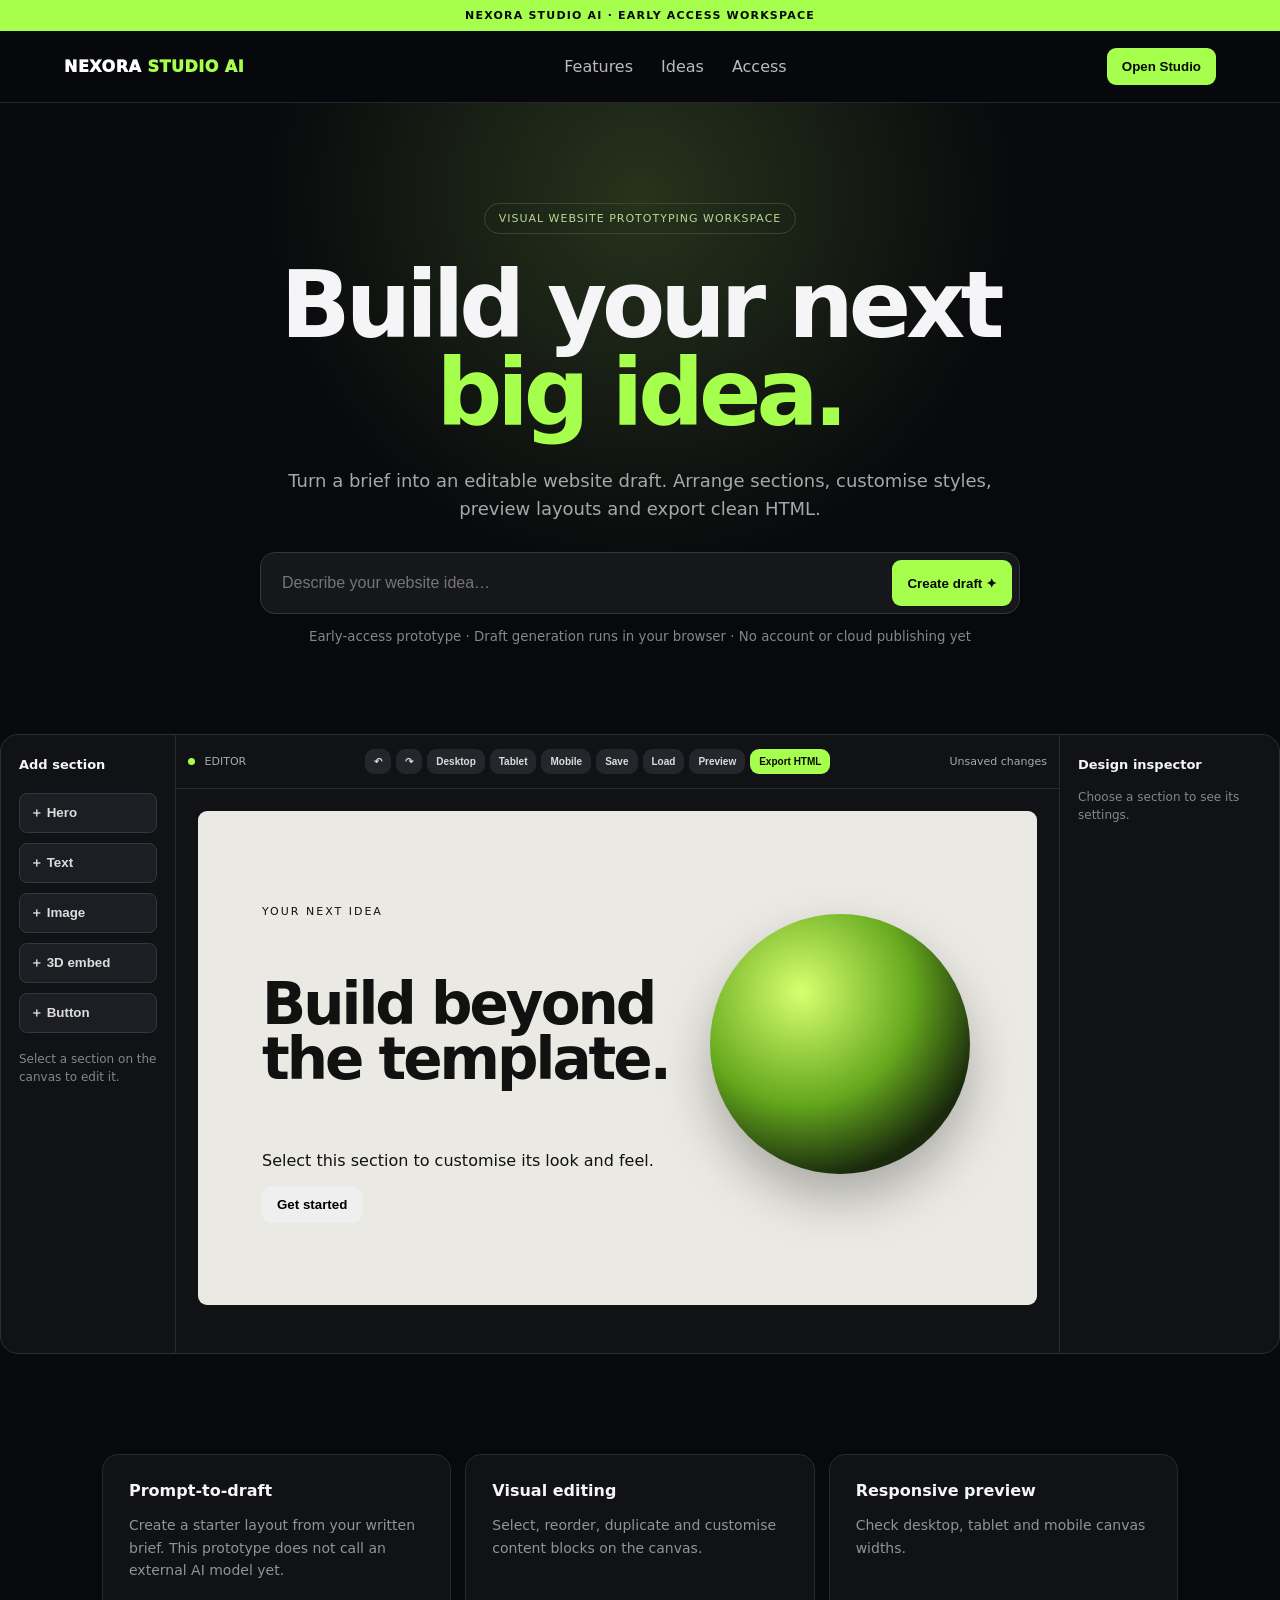
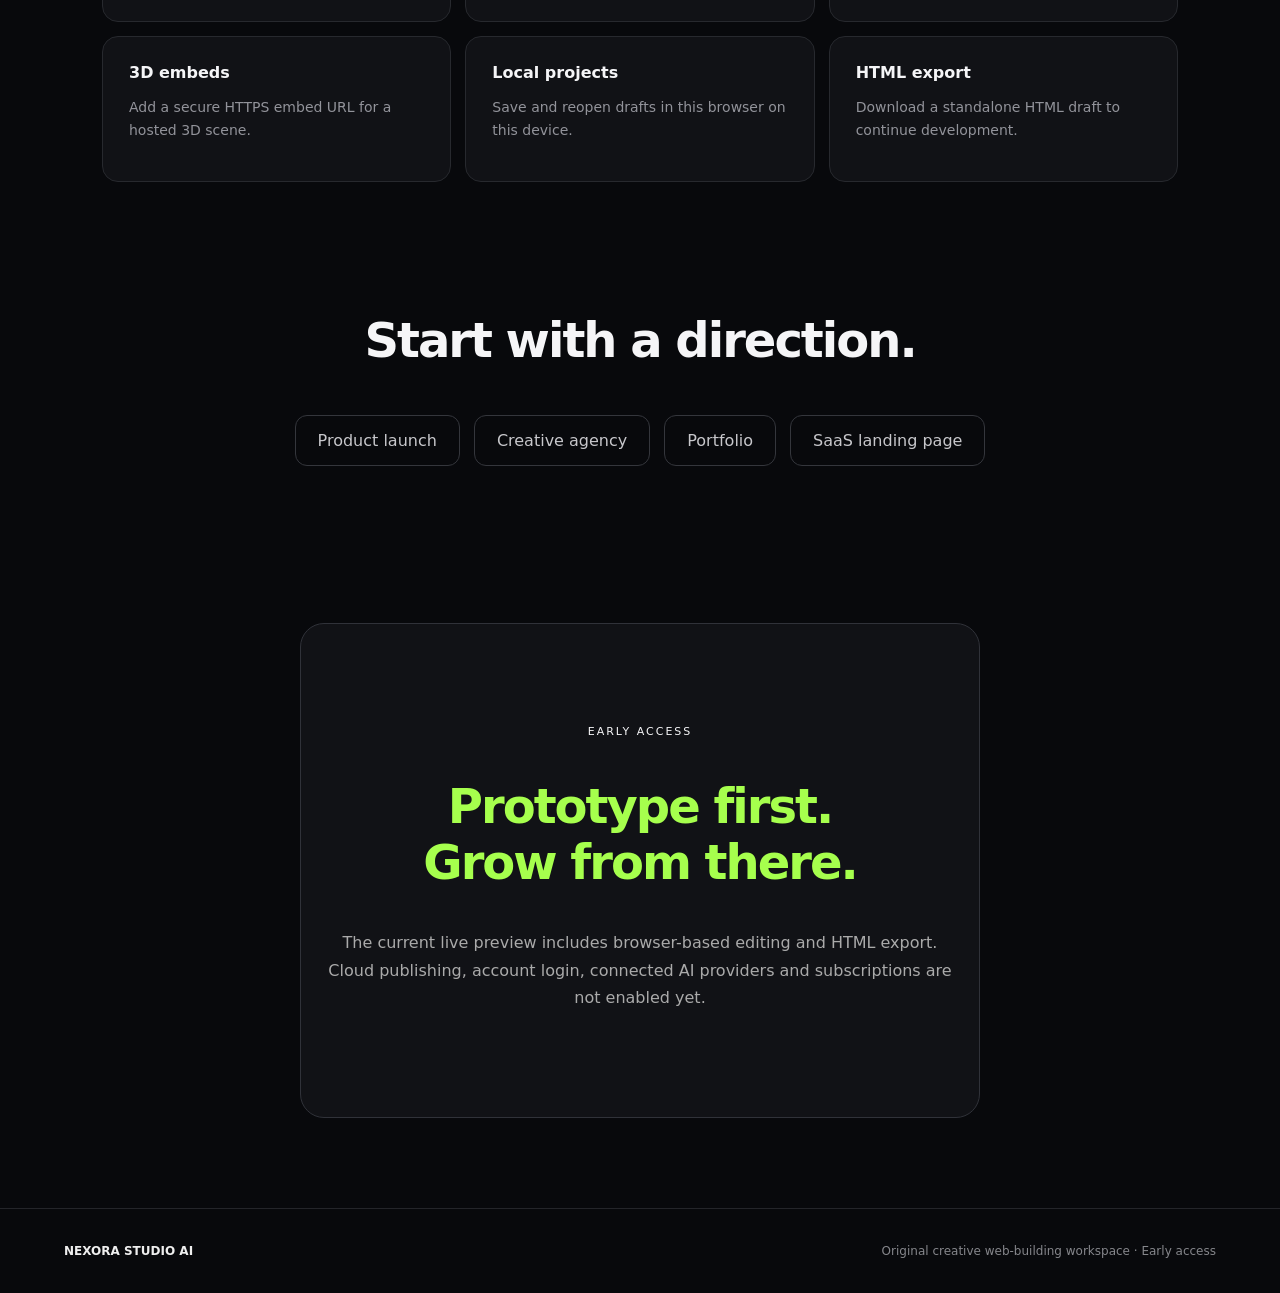
<file: index.html>
<!doctype html>
<html lang="en">
<head>
  <meta charset="UTF-8">
  <meta name="viewport" content="width=device-width,initial-scale=1">
  <meta name="theme-color" content="#08090c">
  <meta name="description" content="Nexora Studio AI — an early-access visual website prototyping workspace.">
  <title>Nexora Studio AI</title>
  <link rel="stylesheet" href="style.css">
</head>
<body>
  <div class="notice">NEXORA STUDIO AI · EARLY ACCESS WORKSPACE</div>
  <header>
    <a class="brand" href="#" aria-label="Nexora Studio home">NEXORA <span>STUDIO AI</span></a>
    <nav aria-label="Main navigation"><a href="#features">Features</a><a href="#templates">Ideas</a><a href="#pricing">Access</a></nav>
    <button class="primary" onclick="openStudio()">Open Studio</button>
  </header>
  <main>
    <section class="hero">
      <div class="badge">VISUAL WEBSITE PROTOTYPING WORKSPACE</div>
      <h1>Build your next<br><em>big idea.</em></h1>
      <p>Turn a brief into an editable website draft. Arrange sections, customise styles, preview layouts and export clean HTML.</p>
      <form class="prompt" onsubmit="event.preventDefault();generate()">
        <label class="sr-only" for="idea">Describe your website</label>
        <input id="idea" maxlength="240" placeholder="Describe your website idea…" autocomplete="off">
        <button class="primary" type="submit">Create draft <span aria-hidden="true">✦</span></button>
      </form>
      <small>Early-access prototype · Draft generation runs in your browser · No account or cloud publishing yet</small>
    </section>
    <section class="canvas" id="studio" aria-label="Website editor">
      <aside class="side-panel">
        <h3>Add section</h3>
        <button class="tool" onclick="addBlock('Hero')">＋ Hero</button>
        <button class="tool" onclick="addBlock('Text')">＋ Text</button>
        <button class="tool" onclick="addBlock('Image')">＋ Image</button>
        <button class="tool" onclick="addBlock('3D Scene')">＋ 3D embed</button>
        <button class="tool" onclick="addBlock('Button')">＋ Button</button>
        <p class="hint">Select a section on the canvas to edit it.</p>
      </aside>
      <div class="workspace">
        <div class="toolbar">
          <span class="live-label"><i></i> EDITOR</span>
          <div class="toolbar-actions">
            <button onclick="undo()" title="Undo">↶</button><button onclick="redo()" title="Redo">↷</button>
            <button onclick="setView('desktop')">Desktop</button><button onclick="setView('tablet')">Tablet</button><button onclick="setView('mobile')">Mobile</button>
            <button onclick="saveProject()">Save</button><button onclick="loadProject()">Load</button>
            <button onclick="previewProject()">Preview</button><button class="primary" onclick="exportProject()">Export HTML</button>
          </div>
          <span id="saveStatus" role="status" aria-live="polite">Unsaved changes</span>
        </div>
        <div class="stage-wrap"><div id="stage" aria-label="Editable page canvas">
          <section class="nb starter-block" data-block="Hero">
            <div class="orb" aria-hidden="true"></div>
            <p class="eyebrow">YOUR NEXT IDEA</p><h2 contenteditable="true">Build beyond<br>the template.</h2>
            <p contenteditable="true">Select this section to customise its look and feel.</p>
            <button contenteditable="true">Get started</button>
          </section>
        </div></div>
      </div>
      <aside class="side-panel inspector-panel" id="inspector">
        <h3>Design inspector</h3><p class="hint">Choose a section to see its settings.</p>
      </aside>
    </section>
    <section id="features" class="feature-grid">
      <article><b>Prompt-to-draft</b><p>Create a starter layout from your written brief. This prototype does not call an external AI model yet.</p></article>
      <article><b>Visual editing</b><p>Select, reorder, duplicate and customise content blocks on the canvas.</p></article>
      <article><b>Responsive preview</b><p>Check desktop, tablet and mobile canvas widths.</p></article>
      <article><b>3D embeds</b><p>Add a secure HTTPS embed URL for a hosted 3D scene.</p></article>
      <article><b>Local projects</b><p>Save and reopen drafts in this browser on this device.</p></article>
      <article><b>HTML export</b><p>Download a standalone HTML draft to continue development.</p></article>
    </section>
    <section id="templates" class="ideas"><h2>Start with a direction.</h2><div><span>Product launch</span><span>Creative agency</span><span>Portfolio</span><span>SaaS landing page</span></div></section>
    <section id="pricing" class="access"><p class="eyebrow">EARLY ACCESS</p><h2>Prototype first.<br>Grow from there.</h2><p>The current live preview includes browser-based editing and HTML export. Cloud publishing, account login, connected AI providers and subscriptions are not enabled yet.</p></section>
  </main>
  <footer><b>NEXORA STUDIO AI</b><span>Original creative web-building workspace · Early access</span></footer>
  <script src="app.js"></script>
</body>
</html>
</file>
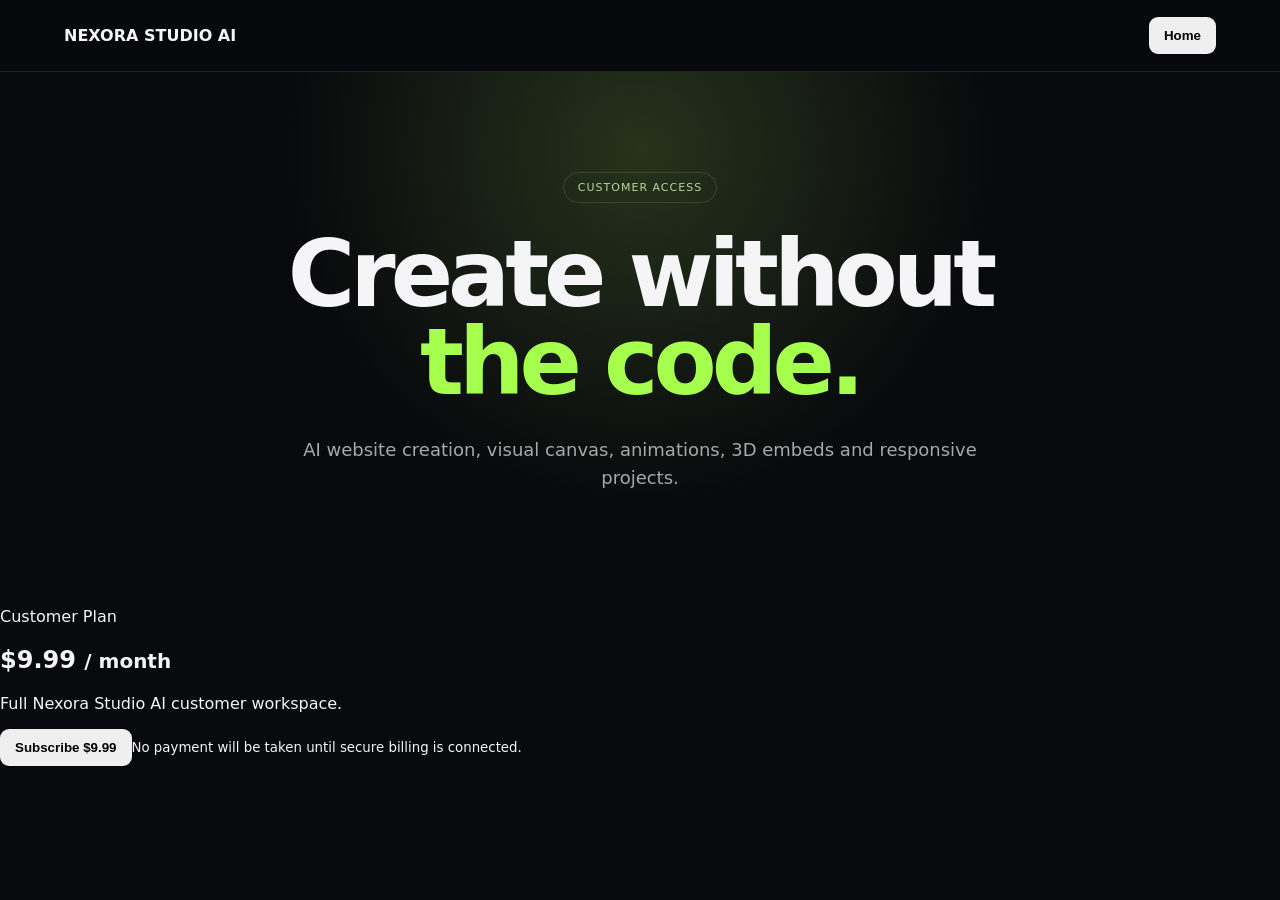
<file: customer.html>
<!doctype html><html><head><meta charset="UTF-8"><meta name="viewport" content="width=device-width,initial-scale=1"><title>Nexora Studio AI — Customer</title><link rel="stylesheet" href="style.css"></head><body><header><b>NEXORA <span>STUDIO AI</span></b><button onclick="location.href='/'">Home</button></header><main><section class="hero"><div class="badge">CUSTOMER ACCESS</div><h1>Create without<br><em>the code.</em></h1><p>AI website creation, visual canvas, animations, 3D embeds and responsive projects.</p></section><section class="pricing"><p>Customer Plan</p><h2>$9.99 <small>/ month</small></h2><p>Full Nexora Studio AI customer workspace.</p><button id="checkout" onclick="alert('Secure $9.99 checkout is not active yet. Payment setup requires owner approval.')">Subscribe $9.99</button><small>No payment will be taken until secure billing is connected.</small></section></main></body></html>
</file>
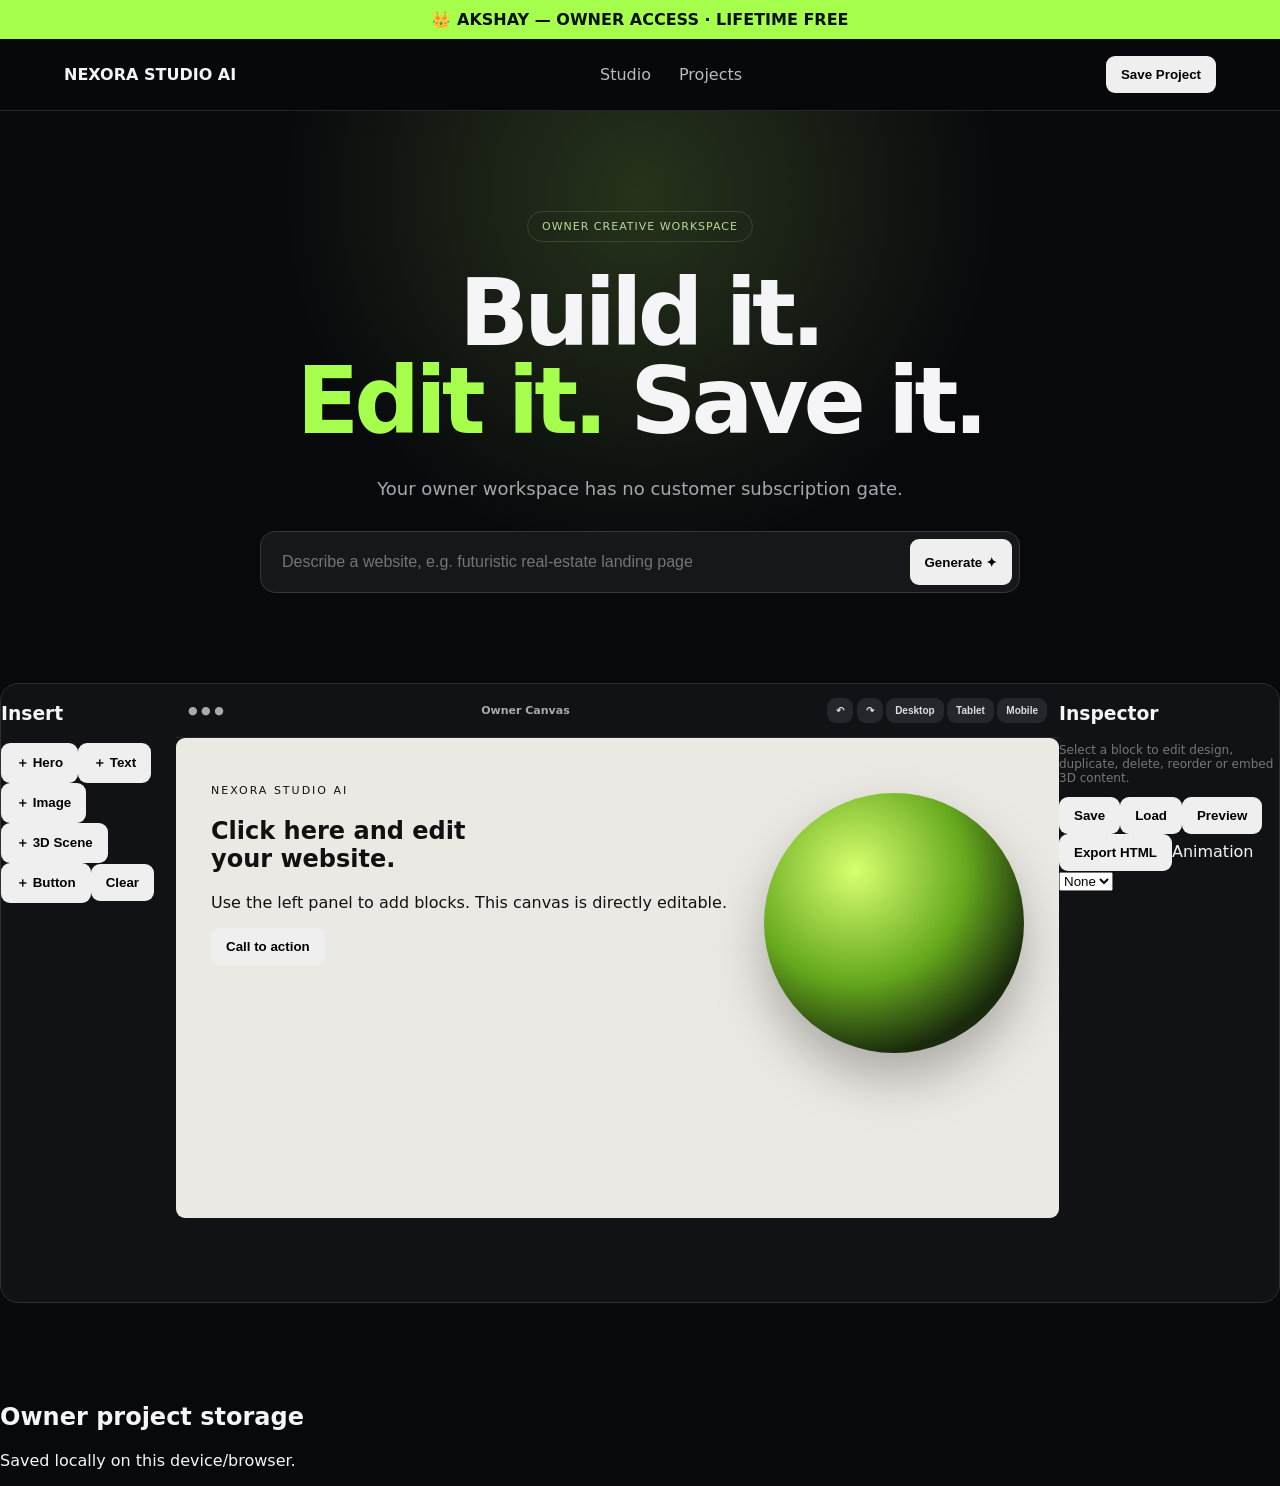
<file: owner.html>
<!doctype html><html><head><meta charset="UTF-8"/><meta name="viewport" content="width=device-width,initial-scale=1"/><title>Nexora Studio AI — Owner</title><link rel="stylesheet" href="style.css"/></head><body>
<div id="ownerBar" style="background:#a6ff4d;color:#071006;text-align:center;padding:10px;font-weight:900">👑 AKSHAY — OWNER ACCESS · LIFETIME FREE</div>
<header><b>NEXORA <span>STUDIO AI</span></b><nav><a href="#studio">Studio</a><a href="#projects">Projects</a></nav><button onclick="saveProject()">Save Project</button></header>
<main><section class="hero"><div class="badge">OWNER CREATIVE WORKSPACE</div><h1>Build it.<br><em>Edit it.</em> Save it.</h1><p>Your owner workspace has no customer subscription gate.</p><div class="prompt"><input id="idea" placeholder="Describe a website, e.g. futuristic real-estate landing page"/><button onclick="generate()">Generate ✦</button></div></section>
<section id="studio" class="canvas"><aside><h3>Insert</h3><button onclick="addBlock('Hero')">＋ Hero</button><button onclick="addBlock('Text')">＋ Text</button><button onclick="addBlock('Image')">＋ Image</button><button onclick="addBlock('3D Scene')">＋ 3D Scene</button><button onclick="addBlock('Button')">＋ Button</button><button onclick="clearCanvas()">Clear</button></aside>
<div class="preview"><div class="toolbar"><span>● ● ●</span><b>Owner Canvas</b><span><button onclick="undo()">↶</button> <button onclick="redo()">↷</button> <button onclick="setView('desktop')">Desktop</button> <button onclick="setView('tablet')">Tablet</button> <button onclick="setView('mobile')">Mobile</button></span></div><div id="stage" contenteditable="true"><div class="orb"></div><p class="eyebrow">NEXORA STUDIO AI</p><h2>Click here and edit<br/>your website.</h2><p>Use the left panel to add blocks. This canvas is directly editable.</p><button>Call to action</button></div></div>
<aside id="inspector"><h3>Inspector</h3><p style="color:#777;font-size:12px">Select a block to edit design, duplicate, delete, reorder or embed 3D content.</p><button onclick="saveProject()">Save</button><button onclick="loadProject()">Load</button><button onclick="previewProject()">Preview</button><button onclick="exportProject()">Export HTML</button><label>Animation</label><select onchange="setAnimation(this.value)"><option value="">None</option><option value="fade">Fade</option><option value="float">Float</option></select></aside></section>
<section id="projects" class="templates"><h2>Owner project storage</h2><p id="saveStatus">Saved locally on this device/browser.</p></section></main>
<script src="app.js?v=20261021-2"></script></body></html>
</file>
<file: style.css>
*{box-sizing:border-box}html{scroll-behavior:smooth;scroll-padding-top:90px}body{margin:0;background:#08090c;color:#f5f5f7;font-family:Inter,ui-sans-serif,system-ui,Arial,sans-serif}.notice{text-align:center;background:#a6ff4d;color:#080a08;font-weight:850;font-size:11px;letter-spacing:1.2px;padding:9px}header{height:72px;display:flex;align-items:center;justify-content:space-between;padding:0 5vw;border-bottom:1px solid #25262b;position:sticky;top:0;background:#08090ceF;backdrop-filter:blur(16px);z-index:5}.brand{font-weight:950;letter-spacing:.5px;color:#fff}.brand span,em{color:#a6ff4d;font-style:normal}nav{display:flex;gap:28px}a{color:#bbb;text-decoration:none}a:hover{color:#a6ff4d}button{border:0;border-radius:9px;padding:11px 15px;font-weight:750;cursor:pointer;transition:transform .15s,filter .15s}button:hover{filter:brightness(1.08);transform:translateY(-1px)}button:focus-visible,a:focus-visible,input:focus-visible{outline:2px solid #a6ff4d;outline-offset:3px}.primary{background:#a6ff4d;color:#080a08}.hero{text-align:center;padding:100px 20px 70px;background:radial-gradient(circle at 50% 15%,#27331c 0,#08090c 46%)}.badge{display:inline-block;border:1px solid #3a472d;border-radius:99px;padding:8px 14px;color:#b7d899;font-size:11px;letter-spacing:1px}.hero h1{font-size:clamp(48px,8vw,92px);line-height:.96;letter-spacing:-5px;margin:28px 0}.hero>p{color:#a7a7ad;font-size:18px;max-width:720px;margin:0 auto 28px;line-height:1.6}.prompt{max-width:760px;margin:auto;padding:7px;background:#15171b;border:1px solid #34363b;border-radius:15px;display:flex}.prompt input{min-width:0;flex:1;background:transparent;border:0;color:white;padding:14px;font-size:16px;outline:0}.hero small{display:block;color:#85868b;margin-top:15px}.sr-only{position:absolute;width:1px;height:1px;padding:0;margin:-1px;overflow:hidden;clip:rect(0,0,0,0);white-space:nowrap;border:0}.canvas{max-width:1320px;margin:20px auto 100px;border:1px solid #2d2e34;border-radius:18px;overflow:hidden;display:grid;grid-template-columns:175px minmax(0,1fr) 220px;min-height:620px;background:#111216}.side-panel{padding:18px;border-right:1px solid #292a2f}.inspector-panel{border-right:0;border-left:1px solid #292a2f}.side-panel h3{font-size:13px;margin:4px 0 16px}.tool,.side-panel input{width:100%;margin:5px 0;background:#1c1e23;color:#ddd;border:1px solid #353740;padding:10px;border-radius:8px;text-align:left}.hint{color:#85868b;font-size:12px;line-height:1.5}.side-panel label{display:block;color:#a5a6aa;font-size:11px;margin-top:15px}.inspector-panel input[type=color]{height:38px;padding:3px}.inspector-panel input[type=range]{padding:0}.inspector-actions{display:grid;gap:5px;margin-top:15px}.danger{background:#512626;color:#ffe0e0;padding:10px;border-radius:8px}.workspace{min-width:0}.toolbar{min-height:54px;padding:9px 12px;display:flex;align-items:center;justify-content:space-between;gap:10px;color:#aaa;border-bottom:1px solid #292a2f;font-size:11px;flex-wrap:wrap}.live-label{white-space:nowrap}.live-label i{display:inline-block;width:7px;height:7px;border-radius:50%;background:#a6ff4d;margin-right:6px}.toolbar-actions{display:flex;gap:5px;flex-wrap:wrap}.toolbar button{padding:7px 9px;background:#24262c;color:#ddd;font-size:10px}.toolbar button.primary{background:#a6ff4d;color:#080a08}.stage-wrap{padding:22px;overflow:auto}.stage-wrap.view-tablet #stage{max-width:768px}.stage-wrap.view-mobile #stage{max-width:390px}#stage{margin:0 auto;background:#eae9e3;color:#111;border-radius:9px;min-height:480px;padding:35px;position:relative;overflow:hidden;transition:max-width .2s;width:100%}.nb{position:relative;padding:28px;margin:12px 0;border:1px solid transparent;border-radius:14px;transition:border-color .2s;overflow-wrap:anywhere}.nb:hover{border-color:#8abf55}.nb.selected{outline:3px solid #a6ff4d;outline-offset:2px}.nb [contenteditable=true]{cursor:text}.nb [contenteditable=true]:focus{outline:2px dashed #8abf55;outline-offset:3px}.starter-block{min-height:400px;display:flex;flex-direction:column;align-items:flex-start;justify-content:center}.starter-block h2{font-size:clamp(38px,5vw,58px);letter-spacing:-3px;line-height:.95;position:relative;z-index:1}.starter-block p:not(.eyebrow){max-width:420px;position:relative;z-index:1}.eyebrow{font-size:11px;letter-spacing:2px}.orb{position:absolute;width:260px;height:260px;border-radius:50%;right:4%;top:55px;background:radial-gradient(circle at 35% 30%,#d8ff70,#65a81d 45%,#192a0d 75%);filter:drop-shadow(0 25px 25px #0004);animation:float 4s ease-in-out infinite;pointer-events:none}@keyframes float{50%{transform:translateY(-14px) rotate(6deg)}}.scene3d{height:230px;border-radius:16px;display:grid;place-items:center;background:radial-gradient(circle,#a6ff4d66,#111);font-weight:900;font-size:22px;color:white}.nb iframe{display:block;width:100%;height:350px;border:0;border-radius:14px}.image-placeholder{min-height:180px;border:1px dashed #777;border-radius:12px;display:grid;place-items:center;color:#777;background:linear-gradient(135deg,#ddd,#f7f7f7);font-size:12px;letter-spacing:2px}.feature-grid{max-width:1100px;margin:auto;display:grid;grid-template-columns:repeat(3,1fr);gap:14px;padding:0 12px}.feature-grid article{padding:26px;border:1px solid #27292e;border-radius:16px;background:#111216}.feature-grid p{color:#92939a;line-height:1.6;font-size:14px}.ideas,.access{text-align:center;padding:90px 20px}.ideas h2,.access h2{font-size:clamp(34px,5vw,48px);letter-spacing:-2px}.ideas span{display:inline-block;padding:15px 22px;margin:7px;border:1px solid #34363c;border-radius:12px;color:#c7c7cb}.access{max-width:680px;margin:60px auto 90px;border:1px solid #303239;border-radius:24px;background:#111216}.access h2{color:#a6ff4d}.access p:not(.eyebrow){color:#aaa;line-height:1.7}footer{padding:35px 5vw;border-top:1px solid #24252a;display:flex;justify-content:space-between;gap:15px;color:#85868b;font-size:12px}footer b{color:#eee}@media(max-width:980px){.canvas{grid-template-columns:150px minmax(0,1fr)}.inspector-panel{grid-column:1/-1;border-left:0;border-top:1px solid #292a2f}.inspector-panel .inspector-actions{grid-template-columns:repeat(4,1fr)}}@media(max-width:650px){header{height:62px;padding:0 16px}nav{display:none}.hero{padding:75px 16px 55px}.hero h1{letter-spacing:-3px}.prompt{flex-direction:column;gap:6px}.prompt input{min-height:48px}.canvas{display:flex;flex-direction:column;margin:12px;border-radius:12px}.side-panel{border-right:0;border-bottom:1px solid #292a2f}.side-panel:not(.inspector-panel){display:grid;grid-template-columns:repeat(2,minmax(0,1fr));gap:4px}.side-panel h3,.side-panel .hint{grid-column:1/-1}.stage-wrap{padding:10px}.toolbar{align-items:flex-start}.toolbar-actions{width:100%}#stage{padding:16px;min-height:420px}.starter-block h2{font-size:40px}.orb{width:170px;height:170px;right:0;top:35px;opacity:.75}.feature-grid{grid-template-columns:1fr;padding:0 14px}.ideas,.access{padding:65px 16px}footer{flex-direction:column}}
</file>
